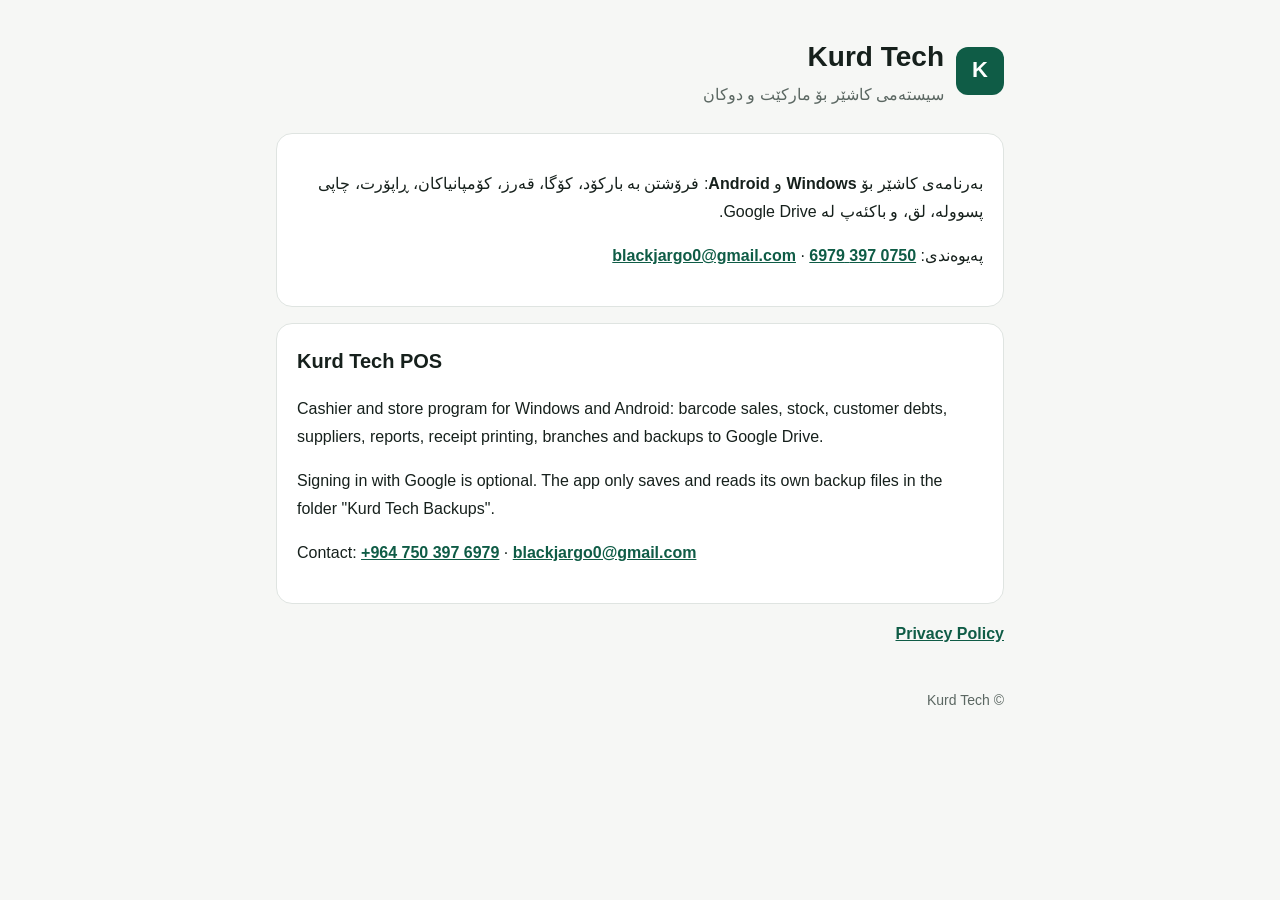
<file: index.html>
<!doctype html>
<html lang="ckb" dir="rtl">
<head>
<meta charset="utf-8"><meta name="viewport" content="width=device-width,initial-scale=1">
<title>Kurd Tech POS</title>
<meta name="description" content="Kurd Tech - cashier program for supermarkets">
<link rel="stylesheet" href="style.css">
</head>
<body><main>
<header><div class="logo">K</div><div><h1>Kurd Tech</h1><div class="muted">سیستەمی کاشێر بۆ مارکێت و دوکان</div></div></header>

<div class="card">
<p>بەرنامەی کاشێر بۆ <b>Windows</b> و <b>Android</b>: فرۆشتن بە بارکۆد، کۆگا، قەرز، کۆمپانیاکان، ڕاپۆرت، چاپی پسوولە، لق، و باکئەپ لە Google Drive.</p>
<p>پەیوەندی: <a href="tel:+9647503976979">0750 397 6979</a> · <a href="mailto:blackjargo0@gmail.com">blackjargo0@gmail.com</a></p>
</div>

<div class="card en" dir="ltr" lang="en">
<h2 style="margin-top:0">Kurd Tech POS</h2>
<p>Cashier and store program for Windows and Android: barcode sales, stock, customer debts, suppliers, reports, receipt printing, branches and backups to Google Drive.</p>
<p>Signing in with Google is optional. The app only saves and reads its own backup files in the folder "Kurd Tech Backups".</p>
<p>Contact: <a href="tel:+9647503976979">+964 750 397 6979</a> · <a href="mailto:blackjargo0@gmail.com">blackjargo0@gmail.com</a></p>
</div>

<p><a href="privacy.html">Privacy Policy</a></p>
<footer>© Kurd Tech</footer>
</main></body></html>
</file>
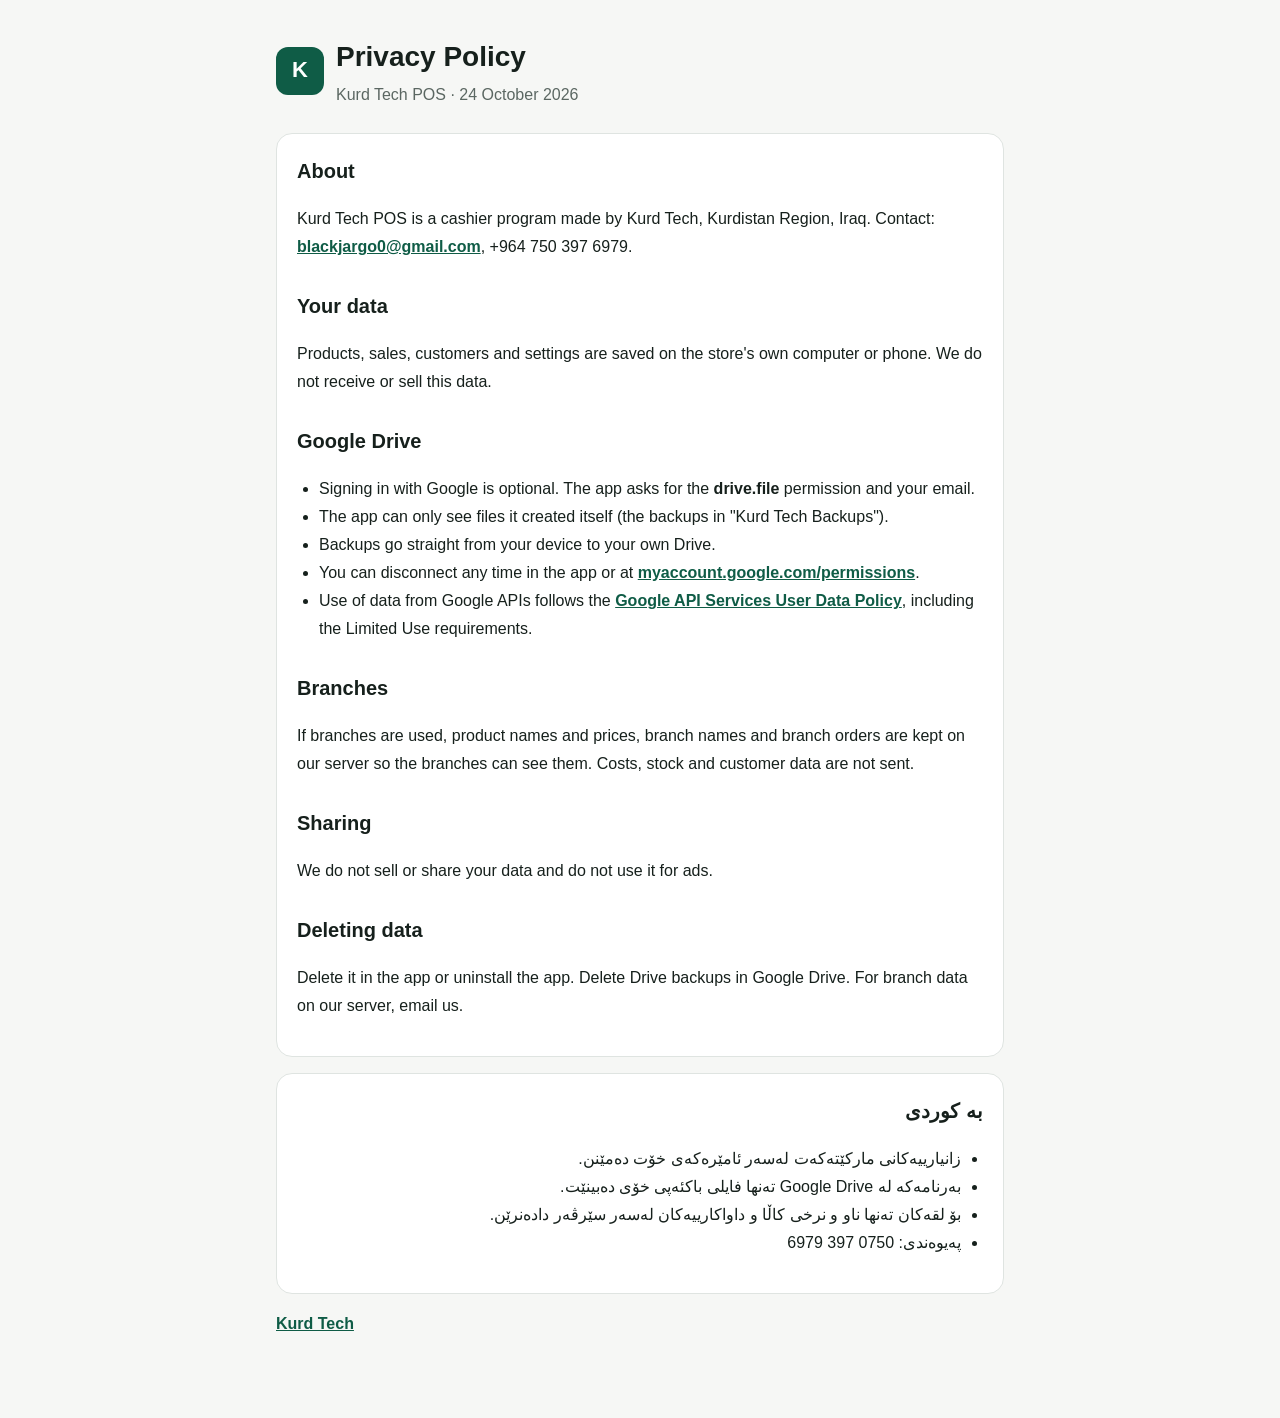
<file: privacy.html>
<!doctype html>
<html lang="en">
<head>
<meta charset="utf-8"><meta name="viewport" content="width=device-width,initial-scale=1">
<title>Privacy Policy - Kurd Tech POS</title>
<link rel="stylesheet" href="style.css">
</head>
<body><main>
<header><div class="logo">K</div><div><h1>Privacy Policy</h1><div class="muted">Kurd Tech POS · 24 October 2026</div></div></header>

<div class="card en" dir="ltr">
<h2 style="margin-top:0">About</h2>
<p>Kurd Tech POS is a cashier program made by Kurd Tech, Kurdistan Region, Iraq. Contact: <a href="mailto:blackjargo0@gmail.com">blackjargo0@gmail.com</a>, +964 750 397 6979.</p>

<h2>Your data</h2>
<p>Products, sales, customers and settings are saved on the store's own computer or phone. We do not receive or sell this data.</p>

<h2>Google Drive</h2>
<ul>
<li>Signing in with Google is optional. The app asks for the <b>drive.file</b> permission and your email.</li>
<li>The app can only see files it created itself (the backups in "Kurd Tech Backups").</li>
<li>Backups go straight from your device to your own Drive.</li>
<li>You can disconnect any time in the app or at <a href="https://myaccount.google.com/permissions">myaccount.google.com/permissions</a>.</li>
<li>Use of data from Google APIs follows the <a href="https://developers.google.com/terms/api-services-user-data-policy">Google API Services User Data Policy</a>, including the Limited Use requirements.</li>
</ul>

<h2>Branches</h2>
<p>If branches are used, product names and prices, branch names and branch orders are kept on our server so the branches can see them. Costs, stock and customer data are not sent.</p>

<h2>Sharing</h2>
<p>We do not sell or share your data and do not use it for ads.</p>

<h2>Deleting data</h2>
<p>Delete it in the app or uninstall the app. Delete Drive backups in Google Drive. For branch data on our server, email us.</p>
</div>

<div class="card" dir="rtl" lang="ckb">
<h2 style="margin-top:0">بە کوردی</h2>
<ul>
<li>زانیارییەکانی مارکێتەکەت لەسەر ئامێرەکەی خۆت دەمێنن.</li>
<li>بەرنامەکە لە Google Drive تەنها فایلی باکئەپی خۆی دەبینێت.</li>
<li>بۆ لقەکان تەنها ناو و نرخی کاڵا و داواکارییەکان لەسەر سێرڤەر دادەنرێن.</li>
<li>پەیوەندی: 0750 397 6979</li>
</ul>
</div>
<p><a href="index.html">Kurd Tech</a></p>
</main></body></html>
</file>
<file: style.css>
:root{--bg:#f6f7f5;--fg:#16201c;--muted:#5b6762;--brand:#0f5c46;--card:#fff;--line:#dfe4e1}
@media (prefers-color-scheme:dark){:root{--bg:#101614;--fg:#e9efec;--muted:#9aa8a2;--brand:#5fd1a8;--card:#18201d;--line:#2a3430}}
*{box-sizing:border-box}body{margin:0;background:var(--bg);color:var(--fg);font:16px/1.75 Vazirmatn,Tahoma,Arial,sans-serif}
main{max-width:760px;margin:0 auto;padding:32px 16px 64px}
header{display:flex;align-items:center;gap:12px;margin-bottom:24px}
.logo{width:48px;height:48px;border-radius:12px;background:var(--brand);color:#fff;display:grid;place-items:center;font-weight:900;font-size:22px}
h1{margin:0;font-size:28px}h2{margin:28px 0 8px;font-size:20px}
.card{background:var(--card);border:1px solid var(--line);border-radius:16px;padding:20px;margin:16px 0}
a{color:var(--brand);font-weight:700}.muted{color:var(--muted)}.en{direction:ltr;text-align:left}
ul{padding-inline-start:22px}footer{margin-top:40px;font-size:14px;color:var(--muted)}
</file>
